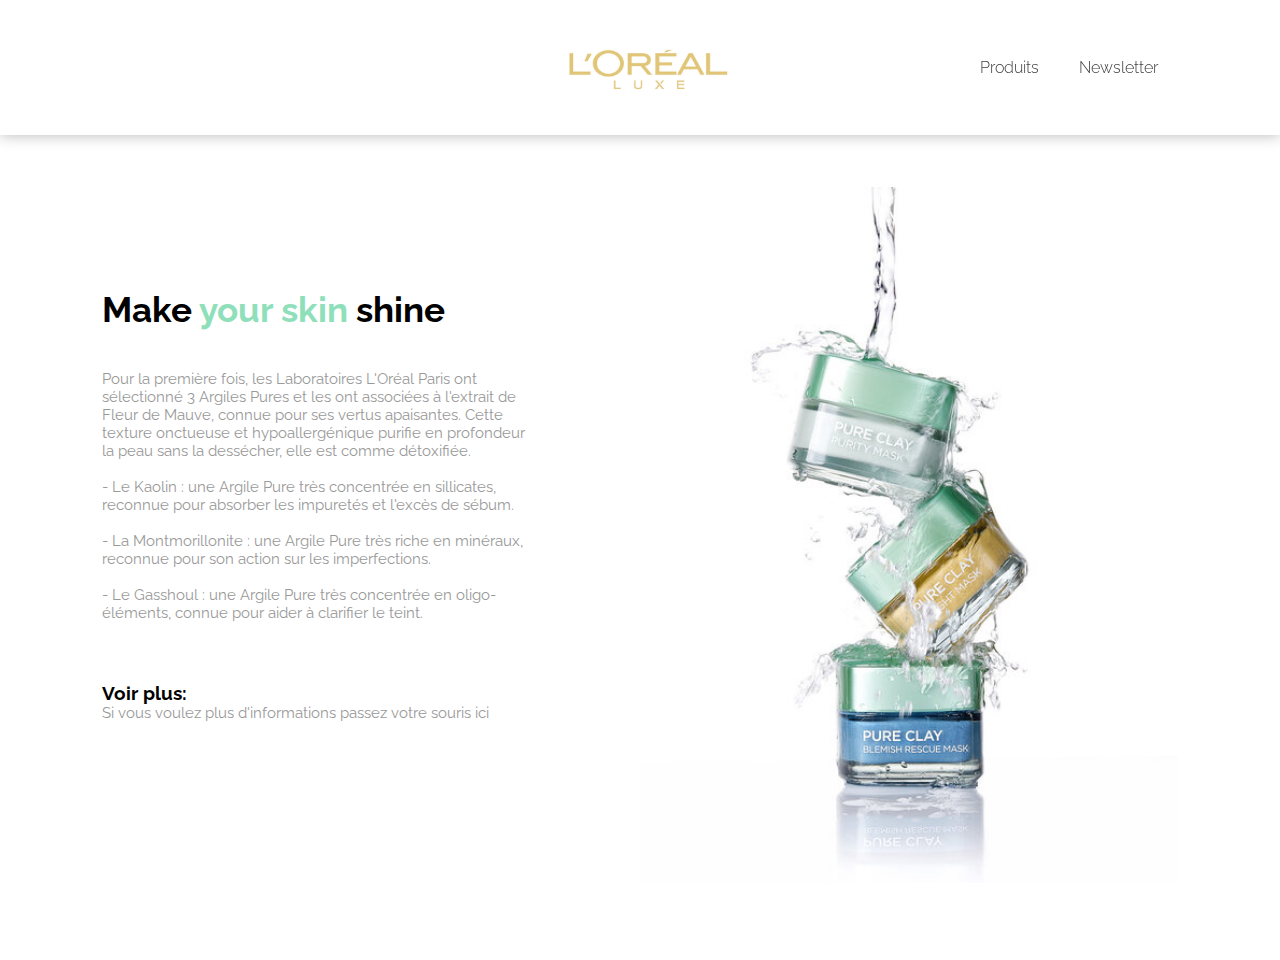
<file: index.html>
<!DOCTYPE html>
<html lang="en">

<head>
    <meta charset="UTF-8">
    <meta http-equiv="X-UA-Compatible" content="IE=edge">
    <meta name="viewport" content="width=device-width, initial-scale=1.0">
    <!-- lien bootstrap-->
    <link href="https://cdn.jsdelivr.net/npm/bootstrap@5.2.0-beta1/dist/css/bootstrap.min.css" rel="stylesheet"
    integrity="sha384-0evHe/X+R7YkIZDRvuzKMRqM+OrBnVFBL6DOitfPri4tjfHxaWutUpFmBp4vmVor" crossorigin="anonymous">
    <!-- lien css-->
    <link rel="stylesheet" href="./public/CSS/style.css">
    <title>Présentation </title>
</head>

<!-- navbar-->
<header class="header">
<img class="logo" src="./public/IMG/logo_loreal.jpeg" alt="logo_l'Oreeal">
<ul class="menu">
    <li><a href="./public/html/gamme.html">Produits</a></li>
    <li><a href="./public/html/newsletter.html">Newsletter</a></li>
</ul>
</header>

<body>
<!-- section présentation-->
<div>
<section id="home">
    <div class="left">
        <div class="titre">
        <h1>Make <span>your skin </span>shine</h1>
        </div>
        <p>
            Pour la première fois, les Laboratoires L'Oréal Paris ont sélectionné 3 Argiles Pures et les ont associées
            à l'extrait de Fleur de Mauve, connue pour ses vertus apaisantes. Cette texture onctueuse et
            hypoallergénique purifie en profondeur la peau sans la dessécher, elle est comme détoxifiée.
            <br> 
            <br>
            - Le Kaolin : une Argile Pure très concentrée en sillicates, reconnue pour absorber les impuretés et l'excès
            de sébum.
            <br>
            <br>
            - La Montmorillonite : une Argile Pure très riche en minéraux, reconnue pour son action sur les
            imperfections.
            <br>
            <br>
            - Le Gasshoul : une Argile Pure très concentrée en oligo-éléments, connue pour aider à clarifier le teint.
        </p>
                <h3 class="title" id="title">Voir plus:</h3>
                <p class="text" id="text" > Si vous voulez plus d'informations passez votre souris ici</p>
        <!-- ceci est la bouton pour arriver sur une autre page-->
        <!-- <a href="#">Découvrez notre nouvelle gamme </a> -->
    </div>
    <div class="right">
        <img src="./public/IMG/trio.jpeg" alt="Trio de produits">
    </div>
    
    </section>
    











    

</body>

<!-- Script JS -->
<script src="./public/JS/index.js" ></script>

<!-- JavaScript Bundle with Popper -->
<script src="https://cdn.jsdelivr.net/npm/bootstrap@5.2.0-beta1/dist/js/bootstrap.bundle.min.js" integrity="sha384-pprn3073KE6tl6bjs2QrFaJGz5/SUsLqktiwsUTF55Jfv3qYSDhgCecCxMW52nD2" crossorigin="anonymous"></script>

</html>
</file>
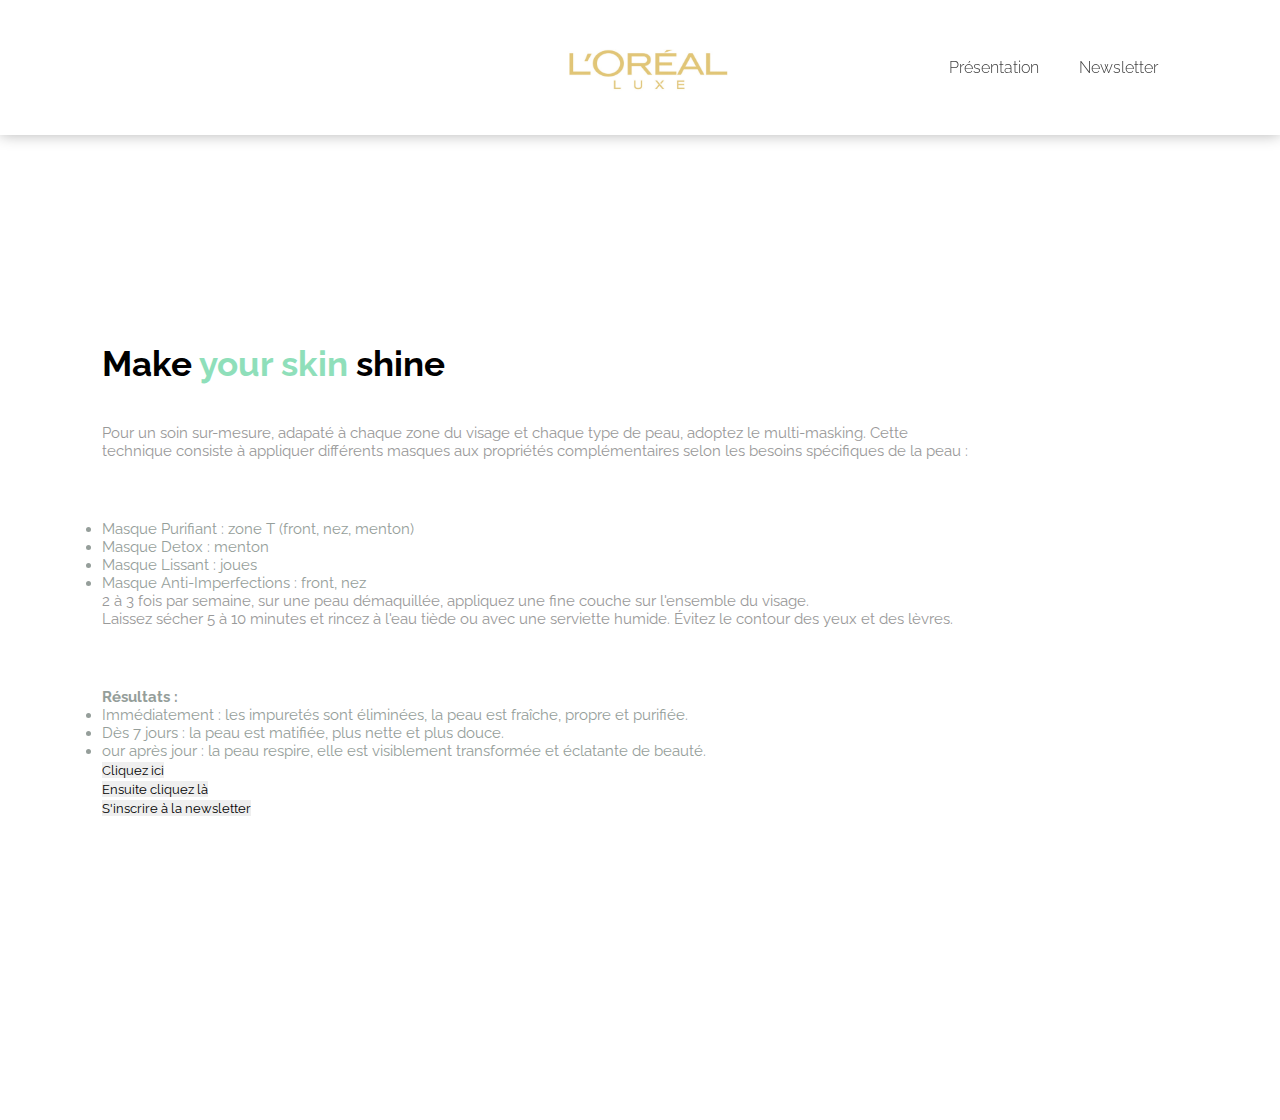
<file: public/html/gamme.html>
<!DOCTYPE html>
<html lang="en">

<head>
    <meta charset="UTF-8">
    <meta http-equiv="X-UA-Compatible" content="IE=edge">
    <meta name="viewport" content="width=device-width, initial-scale=1.0">
    <!-- lien bootstrap-->
    <link href="https://cdn.jsdelivr.net/npm/bootstrap@5.2.0-beta1/dist/css/bootstrap.min.css" rel="stylesheet"
    integrity="sha384-0evHe/X+R7YkIZDRvuzKMRqM+OrBnVFBL6DOitfPri4tjfHxaWutUpFmBp4vmVor" crossorigin="anonymous">
    <!-- lien css-->
    <link rel="stylesheet" href="../CSS/style.css">
    <title>La gamme </title>
</head>

<!-- navbar-->
<header class="header">
    <img class="logo" src="../IMG/logo_loreal.jpeg" alt="logo_lOreal">
    <ul class="menu">
        <li><a href="/index.html">Présentation</a></li>
        <li><a href="../html/newsletter.html">Newsletter</a></li>
    </ul>
</header>
<body>
<!--section gamme de produits-->
<div class="pb">
<section id="gam">
    <div >
    <div class="left2">
        <div class="titre2">
            <h1>Make <span>your skin </span>shine</h1>
        </div>
        <p id="para">
            Pour un soin sur-mesure, adapaté à chaque zone du visage et chaque type de peau, adoptez le multi-masking.
            Cette technique consiste à appliquer différents masques aux propriétés complémentaires selon les besoins
            spécifiques de la peau : 
        </p>
        <div class="liste2">
            <ul>
            <li>Masque Purifiant : zone T (front, nez, menton)</li>
            <li>Masque Detox : menton</li>
            <li>Masque Lissant : joues</li>
            <li>Masque Anti-Imperfections : front, nez</li>
            </ul>
        </div>
        <p>
            2 à 3 fois par semaine, sur une peau démaquillée, appliquez une fine couche sur l'ensemble du visage.
            <br>
            Laissez sécher 5 à 10 minutes et rincez à l'eau tiède ou avec une serviette humide.
            Évitez le contour des yeux et des lèvres.
            <br>
            <div   class="listeresult">
        
            <ul id = "test"> <strong>Résultats :</strong>
                <br>
                <li> Immédiatement : les impuretés sont éliminées, la peau est fraîche, propre et purifiée.</li>
                <li> Dès 7 jours : la peau est matifiée, plus nette et plus douce.</li>
                <li> our après jour : la peau respire, elle est visiblement transformée et éclatante de beauté.</li>
            </ul>
        </div>
        </div>    
        </p>
        <button type="button" id="police"> Cliquez ici</button>        
        <br>
        
        <button onclick="test()" id="police2" name="taillebackground"> Ensuite cliquez là</button> 
        <br>
        <button id="police3" name="inscription">S'inscrire à la newsletter</button>
    </div>
</div>
</body>



<!-- Script JS -->
<script src="../JS/main.js" ></script>

<!-- JavaScript Bundle with Popper -->
<script src="https://cdn.jsdelivr.net/npm/bootstrap@5.2.0-beta1/dist/js/bootstrap.bundle.min.js" integrity="sha384-pprn3073KE6tl6bjs2QrFaJGz5/SUsLqktiwsUTF55Jfv3qYSDhgCecCxMW52nD2" crossorigin="anonymous"></script>

</html>
</file>
<file: public/CSS/style.css>
/* header */
@import url('https://fonts.googleapis.com/css2?family=IBM+Plex+Sans:wght@100;300;400;500&family=Raleway:wght@100;300&family=Roboto:ital,wght@0,100;0,300;0,900;1,100&family=Source+Sans+Pro:wght@200;400;700&display=swap');

@import url('https://fonts.googleapis.com/css2?family=IBM+Plex+Sans:wght@100;300;400;500&family=Raleway:wght@100;300&family=Roboto:ital,wght@0,100;0,300;0,900;1,100&family=Source+Sans+Pro:wght@200;400;700&display=swap');


body{
    margin: 0%;
    padding: 0%;
}

.container{
    width:fit-content
}

.pb{
    padding-bottom: 200px;

}

*
{
    margin: 0;
    padding: 0;
    font-family: "Raleway";
    box-sizing: border-box;
    transition: all.2s linear;
    text-decoration: none;
    border:none;
    
}

.html{
    font-size:62,5%;
    overflow-x:hidden;
    scroll: padding top 7em;
    scroll-behavior: smooth;
}
.body{
    position: relative;
}

.header{
    position: fixed;
    top: 0;
    left: 0;
    right: 0;
    z-index: 20;
    background-color: #FFF;
    display: flex;
    align-items: center;
    justify-content: space-between;
    padding: 10px 8%;
    height: 50px;
    box-shadow: 0 0 14px rgb(182, 182, 182);
}
.header{
    height: 15%;
}

.logo{
    margin-left: 460px;
    width: 170px;
    height: 90px;
}

.menu{
    display:flex;

}
.menu li{
    list-style: none;
    margin: 0 20px;
}
.menu li a {
    font-size: 16px;
    color:rgb(64, 64, 64);
    font-weight: 300;
    transition: 0,2s ;

}
.menu li a:hover {
    color:rgb(54, 201, 152);
}
.titre{
    padding-bottom: 30px;
}


.header button{
    background-color: rgb(28, 76, 124);
    cursor: pointer;
    color: white;
    padding: 5px 25px;    
}
#home {
    margin-top: 110px;
    height: calc(100vh - 50px);
    padding: 0 8%;
    display: flex;
    align-items: center;
    justify-content:space-between;
    position: relative;
}


#home .left {
    width: 40%;
}
#home .left h1{
    font-size: 35px;
    margin-bottom: 10px;
}

#home .left span {
    color: rgb(143, 223, 186);
}

#home .left p { 
    margin-bottom: 60px;
    color: #999;
    font-size: 15px;
}

#home .left a {
    color: rgb(149, 158, 154);
    padding: 10px, 10px;
    margin: 0px;
    font-size: 18px;
    transition: 0,5s;
}

#home.left a:hover {
    background-color: black;
}

#home .right{
    width: 50%;
    display: flex;
    align-items: center;
    justify-content: center;
}
#home .right img{
    width: 100%;
}

#gam {
        
        font-family: "Raleway";
        box-sizing: content-box;
        transition: all.2s linear;
        text-decoration: none;
        border:none;   
    }

#gam {
    
        margin-top: 70px;
        margin-right: 200px;
        height: calc(100vh - 50px);
        padding: 0 8%;
        display: flex;
        align-items: center;
        justify-content:space-between;
        position: relative;
    }


#gam .left {
    width: 40%;
    margin-left: 130px;
}
#gam .left2 h1{
    font-size: 35px;
    margin-bottom: 40px;
    margin-top: 170px;
}

#gam .left2 span {
    color: rgb(143, 223, 186);
}

#gam .left2 p { 
    margin-bottom: 60px;
    color: #999;
    font-size: 15px;
}

#gam .left2 a {
    color: rgb(149, 158, 154);
    padding: 10px, 10px;
    margin: 0px;
    font-size: 18px;
    transition: 0,5s;
}

#gam .left a:hover {
    background-color: black;
}

#gam .right2 {
    width: 50%;
    display: flex;
    align-items: center;
    justify-content: center;
}

#gam .right2 img {
    width: 100%;
}

#carouselExample .carousel-inner {
    align-items: center;
    width: 100%;
}
.liste2{
    font-family: "Raleway";
    box-sizing: content-box;
    transition: all.2s linear;
    text-decoration: none;
    border:none;  
    color: rgb(149, 158, 154);
    padding: 10px, 10px;
    margin-top: 2px;
    font-size: 15px;
    transition: 0,5s;
}
.listeresult{
    font-family: "Raleway";
    box-sizing: content-box;
    transition: all.2s linear;
    text-decoration: none;
    border:none;  
    color: rgb(149, 158, 154);
    padding: 10px, 10px;
    margin-top: 2px;
    font-size: 15px;
    transition: 0,5s;
}

/* section newsletter*/

.body{

    background-color:#FFF;
}
.rows{
    height: 100vh;
}

.form-control {
    display: block;
    width: 100%;
    min-height: calc(1.5em + .75rem + 2px);
    padding: .575rem .75rem;
    font-size: 1rem;
    font-weight: 400;
    line-height: 1.5;
    color: #324559;
    background-color: #fff;
    background-clip: padding-box;
    border: 1px solid #ced4da;
    -webkit-appearance: none;
    -moz-appearance: none;
    appearance: none;
    border-radius: 52px;
    transition: border-color .15s ease-in-out,box-shadow .15s ease-in-out;
}

.card{
    padding: 20px;
    background-color: #eee;
    padding-bottom: 50px;
    padding-top: 50px;
}

.form-control:focus {
    color: #495057;
    background-color: #fff;
    border-color: #86b4a7;
    outline: 0;
    box-shadow: none;
}


.border-rad{
    border-top-right-radius: 28px;
    border-bottom-right-radius: 28px;
    color: #86b4a7;
    background-color: hwb(0 92% 8%);
    border-color: #86b4a7;
}

.border-rad:hover{
    background-color: #86b4a7;
    border-color: #86b4a7;

}

.card
{
    background-color: #FFF;
}
</file>
